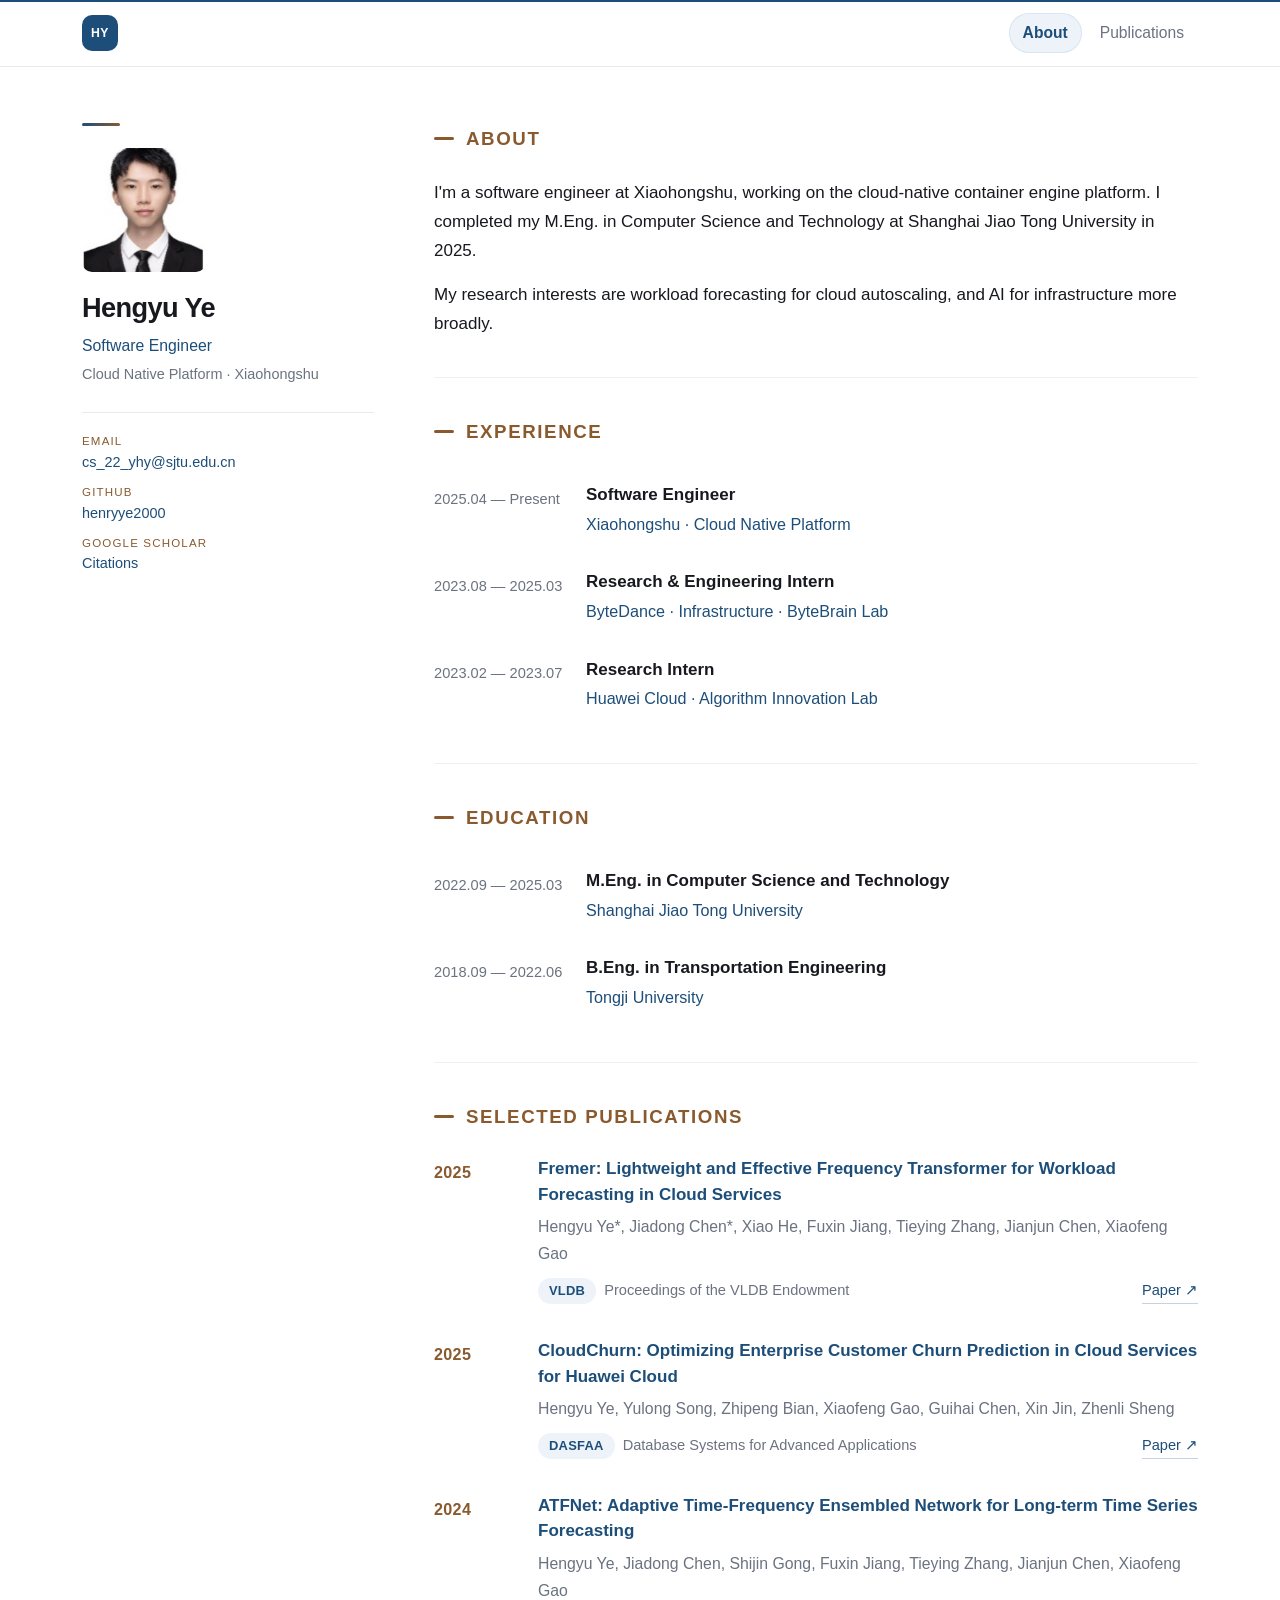
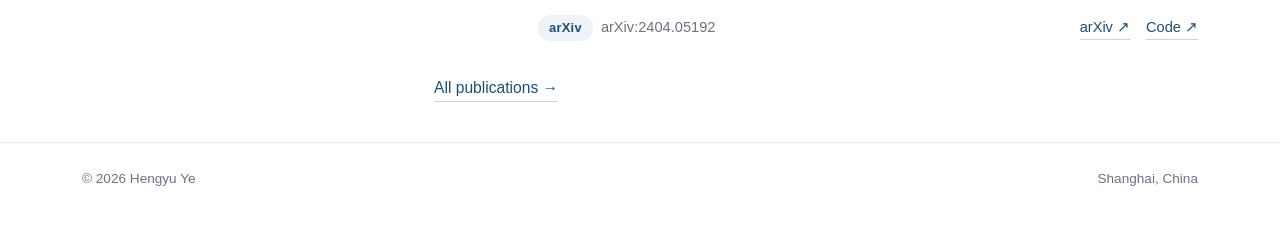
<file: index.html>
﻿<!doctype html>
<html lang="en">
<head>
<meta charset="utf-8">
<meta name="viewport" content="width=device-width, initial-scale=1">
<title>Hengyu Ye</title>
<meta name="description" content="Hengyu Ye — software engineer working on cloud-native infrastructure and AI for systems.">
<link rel="stylesheet" href="assets/style.css">
<link rel="icon" href="assets/favicon.ico">
</head>
<body>

<header class="topbar">
  <div class="topbar-inner">
    <a class="brand" href="index.html" aria-label="Hengyu Ye — home">HY</a>
    <nav class="topnav" aria-label="Main">
      <a href="index.html" aria-current="page">About</a>
      <a href="publications.html">Publications</a>
    </nav>
  </div>
</header>

<div class="layout">

  <aside class="profile">
    <img class="avatar" src="assets/avatar.jpg" alt="Hengyu Ye" width="124" height="124">
    <h1 class="name">Hengyu Ye</h1>
    <p class="role">Software Engineer</p>
    <p class="affil">Cloud Native Platform · Xiaohongshu</p>

    <ul class="rail-links">
      <li><span class="label">Email</span><a href="mailto:cs_22_yhy@sjtu.edu.cn">cs_22_yhy@sjtu.edu.cn</a></li>
      <li><span class="label">GitHub</span><a href="https://github.com/henryye2000">henryye2000</a></li>
      <li><span class="label">Google Scholar</span><a href="https://scholar.google.com/citations?hl=zh-CN&amp;user=4zGGNn8AAAAJ">Citations</a></li>
    </ul>
  </aside>

  <main>

    <section>
      <h2>About</h2>
      <p>I'm a software engineer at Xiaohongshu, working on the cloud-native container engine platform.
        I completed my M.Eng. in Computer Science and Technology at Shanghai Jiao Tong University
        in 2025.</p>
      <p>My research interests are workload forecasting for cloud autoscaling, and AI for
        infrastructure more broadly.</p>
    </section>

    <section>
      <h2>Experience</h2>

      <div class="entry">
        <div class="when">2025.04 — Present</div>
        <div>
          <h3>Software Engineer</h3>
          <div class="where">Xiaohongshu · Cloud Native Platform</div>
        </div>
      </div>

      <div class="entry">
        <div class="when">2023.08 — 2025.03</div>
        <div>
          <h3>Research &amp; Engineering Intern</h3>
          <div class="where">ByteDance · Infrastructure · ByteBrain Lab</div>
        </div>
      </div>

      <div class="entry">
        <div class="when">2023.02 — 2023.07</div>
        <div>
          <h3>Research Intern</h3>
          <div class="where">Huawei Cloud · Algorithm Innovation Lab</div>
        </div>
      </div>
    </section>

    <section>
      <h2>Education</h2>

      <div class="entry">
        <div class="when">2022.09 — 2025.03</div>
        <div>
          <h3>M.Eng. in Computer Science and Technology</h3>
          <div class="where">Shanghai Jiao Tong University</div>
        </div>
      </div>

      <div class="entry">
        <div class="when">2018.09 — 2022.06</div>
        <div>
          <h3>B.Eng. in Transportation Engineering</h3>
          <div class="where">Tongji University</div>
        </div>
      </div>
    </section>

    <section>
      <h2>Selected Publications</h2>

      <div class="pub">
        <div class="pub-year">2025</div>
        <div>
          <div class="pub-title"><a href="https://dl.acm.org/doi/abs/10.14778/3749646.3749656">Fremer:
            Lightweight and Effective Frequency Transformer for Workload Forecasting in Cloud
            Services</a></div>
          <div class="pub-authors">Hengyu Ye*, Jiadong Chen*, Xiao He, Fuxin Jiang, Tieying Zhang,
            Jianjun Chen, Xiaofeng Gao</div>
          <div class="pub-meta">
            <span class="venue-pill">VLDB</span>
            <span class="venue-name">Proceedings of the VLDB Endowment</span>
            <span class="links"><a href="https://dl.acm.org/doi/abs/10.14778/3749646.3749656">Paper ↗</a></span>
          </div>
        </div>
      </div>

      <div class="pub">
        <div class="pub-year">2025</div>
        <div>
          <div class="pub-title"><a href="https://link.springer.com/chapter/10.1007/978-981-95-4158-4_20">CloudChurn:
            Optimizing Enterprise Customer Churn Prediction in Cloud Services for Huawei
            Cloud</a></div>
          <div class="pub-authors">Hengyu Ye, Yulong Song, Zhipeng Bian, Xiaofeng Gao, Guihai Chen,
            Xin Jin, Zhenli Sheng</div>
          <div class="pub-meta">
            <span class="venue-pill">DASFAA</span>
            <span class="venue-name">Database Systems for Advanced Applications</span>
            <span class="links"><a href="https://link.springer.com/chapter/10.1007/978-981-95-4158-4_20">Paper ↗</a></span>
          </div>
        </div>
      </div>

      <div class="pub">
        <div class="pub-year">2024</div>
        <div>
          <div class="pub-title"><a href="https://arxiv.org/abs/2404.05192">ATFNet: Adaptive
            Time-Frequency Ensembled Network for Long-term Time Series Forecasting</a></div>
          <div class="pub-authors">Hengyu Ye, Jiadong Chen, Shijin Gong, Fuxin Jiang, Tieying Zhang,
            Jianjun Chen, Xiaofeng Gao</div>
          <div class="pub-meta">
            <span class="venue-pill">arXiv</span>
            <span class="venue-name">arXiv:2404.05192</span>
            <span class="links">
              <a href="https://arxiv.org/abs/2404.05192">arXiv ↗</a>
              <a href="https://github.com/henryye2000/ATFNet">Code ↗</a>
            </span>
          </div>
        </div>
      </div>

      <p class="more"><a href="publications.html">All publications →</a></p>
    </section>

  </main>

</div>

<footer class="site-foot">
  <div class="foot-inner">
    <span>© 2026 Hengyu Ye</span>
    <span>Shanghai, China</span>
  </div>
</footer>

</body>
</html>
</file>
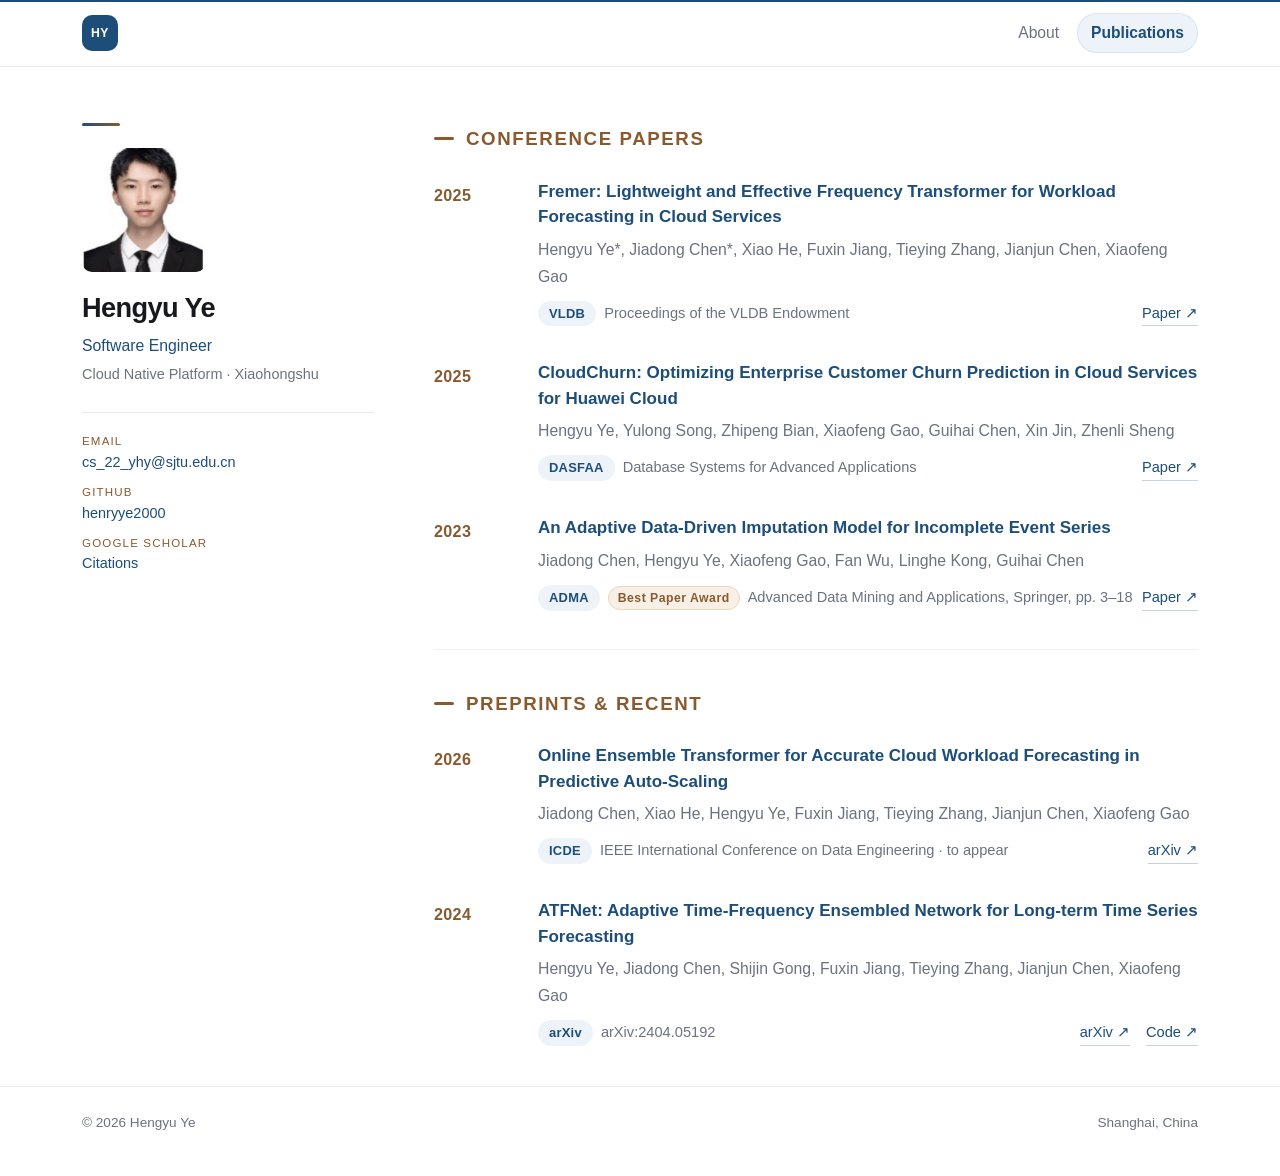
<file: publications.html>
﻿<!doctype html>
<html lang="en">
<head>
<meta charset="utf-8">
<meta name="viewport" content="width=device-width, initial-scale=1">
<title>Publications · Hengyu Ye</title>
<meta name="description" content="Publications by Hengyu Ye on workload forecasting, cloud systems, and churn prediction.">
<link rel="stylesheet" href="assets/style.css">
<link rel="icon" href="assets/favicon.ico">
</head>
<body>

<header class="topbar">
  <div class="topbar-inner">
    <a class="brand" href="index.html" aria-label="Hengyu Ye — home">HY</a>
    <nav class="topnav" aria-label="Main">
      <a href="index.html">About</a>
      <a href="publications.html" aria-current="page">Publications</a>
    </nav>
  </div>
</header>

<div class="layout">

  <aside class="profile">
    <img class="avatar" src="assets/avatar.jpg" alt="Hengyu Ye" width="124" height="124">
    <h1 class="name">Hengyu Ye</h1>
    <p class="role">Software Engineer</p>
    <p class="affil">Cloud Native Platform · Xiaohongshu</p>

    <ul class="rail-links">
      <li><span class="label">Email</span><a href="mailto:cs_22_yhy@sjtu.edu.cn">cs_22_yhy@sjtu.edu.cn</a></li>
      <li><span class="label">GitHub</span><a href="https://github.com/henryye2000">henryye2000</a></li>
      <li><span class="label">Google Scholar</span><a href="https://scholar.google.com/citations?hl=zh-CN&amp;user=4zGGNn8AAAAJ">Citations</a></li>
    </ul>
  </aside>

  <main>

    <section>
      <h2>Conference Papers</h2>

      <div class="pub">
        <div class="pub-year">2025</div>
        <div>
          <div class="pub-title"><a href="https://dl.acm.org/doi/abs/10.14778/3749646.3749656">Fremer:
            Lightweight and Effective Frequency Transformer for Workload Forecasting in Cloud
            Services</a></div>
          <div class="pub-authors">Hengyu Ye*, Jiadong Chen*, Xiao He, Fuxin Jiang, Tieying Zhang,
            Jianjun Chen, Xiaofeng Gao</div>
          <div class="pub-meta">
            <span class="venue-pill">VLDB</span>
            <span class="venue-name">Proceedings of the VLDB Endowment</span>
            <span class="links"><a href="https://dl.acm.org/doi/abs/10.14778/3749646.3749656">Paper ↗</a></span>
          </div>
        </div>
      </div>

      <div class="pub">
        <div class="pub-year">2025</div>
        <div>
          <div class="pub-title"><a href="https://link.springer.com/chapter/10.1007/978-981-95-4158-4_20">CloudChurn:
            Optimizing Enterprise Customer Churn Prediction in Cloud Services for Huawei
            Cloud</a></div>
          <div class="pub-authors">Hengyu Ye, Yulong Song, Zhipeng Bian, Xiaofeng Gao, Guihai Chen,
            Xin Jin, Zhenli Sheng</div>
          <div class="pub-meta">
            <span class="venue-pill">DASFAA</span>
            <span class="venue-name">Database Systems for Advanced Applications</span>
            <span class="links"><a href="https://link.springer.com/chapter/10.1007/978-981-95-4158-4_20">Paper ↗</a></span>
          </div>
        </div>
      </div>

      <div class="pub">
        <div class="pub-year">2023</div>
        <div>
          <div class="pub-title"><a href="https://link.springer.com/chapter/10.1007/978-3-031-46661-8_1">An
            Adaptive Data-Driven Imputation Model for Incomplete Event Series</a></div>
          <div class="pub-authors">Jiadong Chen, Hengyu Ye, Xiaofeng Gao, Fan Wu, Linghe Kong,
            Guihai Chen</div>
          <div class="pub-meta">
            <span class="venue-pill">ADMA</span>
            <span class="award">Best Paper Award</span>
            <span class="venue-name">Advanced Data Mining and Applications, Springer, pp. 3–18</span>
            <span class="links"><a href="https://link.springer.com/chapter/10.1007/978-3-031-46661-8_1">Paper ↗</a></span>
          </div>
        </div>
      </div>
    </section>

    <section>
      <h2>Preprints &amp; Recent</h2>

      <div class="pub">
        <div class="pub-year">2026</div>
        <div>
          <div class="pub-title"><a href="https://arxiv.org/abs/2508.12773">Online Ensemble
            Transformer for Accurate Cloud Workload Forecasting in Predictive Auto-Scaling</a></div>
          <div class="pub-authors">Jiadong Chen, Xiao He, Hengyu Ye, Fuxin Jiang, Tieying Zhang,
            Jianjun Chen, Xiaofeng Gao</div>
          <div class="pub-meta">
            <span class="venue-pill">ICDE</span>
            <span class="venue-name">IEEE International Conference on Data Engineering · to appear</span>
            <span class="links"><a href="https://arxiv.org/abs/2508.12773">arXiv ↗</a></span>
          </div>
        </div>
      </div>

      <div class="pub">
        <div class="pub-year">2024</div>
        <div>
          <div class="pub-title"><a href="https://arxiv.org/abs/2404.05192">ATFNet: Adaptive
            Time-Frequency Ensembled Network for Long-term Time Series Forecasting</a></div>
          <div class="pub-authors">Hengyu Ye, Jiadong Chen, Shijin Gong, Fuxin Jiang, Tieying Zhang,
            Jianjun Chen, Xiaofeng Gao</div>
          <div class="pub-meta">
            <span class="venue-pill">arXiv</span>
            <span class="venue-name">arXiv:2404.05192</span>
            <span class="links">
              <a href="https://arxiv.org/abs/2404.05192">arXiv ↗</a>
              <a href="https://github.com/henryye2000/ATFNet">Code ↗</a>
            </span>
          </div>
        </div>
      </div>
    </section>

  </main>

</div>

<footer class="site-foot">
  <div class="foot-inner">
    <span>© 2026 Hengyu Ye</span>
    <span>Shanghai, China</span>
  </div>
</footer>

</body>
</html>
</file>
<file: assets/style.css>
/* ---------------------------------------------------------------
   Personal site �?plain CSS, white canvas, no boxes.
   Structure comes from type, alignment and hairlines; colour is
   carried by links (deep blue) and labels (brown).
   --------------------------------------------------------------- */

:root {
  --bg: #ffffff;
  --text: #17191f;
  --muted: #6b7280;
  --rule: #e8eaee;
  --rule-soft: #eef0f3;

  --blue: #1d4e79;
  --blue-dark: #143a5c;
  --blue-soft: #eef3f9;

  --brown: #8a5a2f;
  --brown-soft: #f8f0e6;
  --brown-line: #ead7bd;

  --rail: 292px;
  --gap: 60px;
  --max: 1180px;

  --ease: cubic-bezier(0.2, 0.7, 0.3, 1);
}

*,
*::before,
*::after {
  box-sizing: border-box;
}

html {
  font-size: 17px;
  -webkit-text-size-adjust: 100%;
  scroll-behavior: smooth;
}

body {
  margin: 0;
  background: var(--bg);
  color: var(--text);
  font-family: -apple-system, BlinkMacSystemFont, "Segoe UI", Inter,
    "Helvetica Neue", Arial, "Noto Sans", "PingFang SC",
    "Microsoft YaHei", sans-serif;
  font-size: 1rem;
  line-height: 1.7;
  -webkit-font-smoothing: antialiased;
  text-rendering: optimizeLegibility;
}

body::before {
  content: "";
  position: fixed;
  inset: 0 0 auto 0;
  height: 2px;
  background: var(--blue);
  z-index: 40;
}

a {
  color: var(--blue);
  text-decoration: none;
  border-bottom: 1px solid rgba(29, 78, 121, 0.25);
  transition: color 0.18s var(--ease), border-color 0.18s var(--ease);
}

a:hover {
  color: var(--blue-dark);
  border-bottom-color: var(--blue-dark);
}

a:focus-visible {
  outline: 2px solid var(--blue);
  outline-offset: 3px;
  border-radius: 3px;
}

/* Top bar ----------------------------------------------------- */

.topbar {
  position: sticky;
  top: 0;
  z-index: 30;
  background: rgba(255, 255, 255, 0.9);
  backdrop-filter: saturate(180%) blur(12px);
  border-bottom: 1px solid var(--rule);
}

.topbar-inner {
  max-width: var(--max);
  margin: 0 auto;
  padding: 0 32px;
  height: 66px;
  display: flex;
  align-items: center;
  justify-content: space-between;
  gap: 16px;
}

.brand {
  flex: 0 0 auto;
  width: 36px;
  height: 36px;
  display: grid;
  place-items: center;
  background: var(--blue);
  color: #fff;
  font-size: 0.72rem;
  font-weight: 700;
  letter-spacing: 0.05em;
  border: 0;
  border-radius: 10px;
  transition: background-color 0.18s var(--ease), transform 0.18s var(--ease),
    box-shadow 0.18s var(--ease);
}

.brand:hover {
  background: var(--blue-dark);
  color: #fff;
  border: 0;
  transform: translateY(-1px);
  box-shadow: 0 6px 16px -8px rgba(29, 78, 121, 0.8);
}

.topnav {
  display: flex;
  gap: 4px;
}

.topnav a {
  padding: 7px 14px;
  border: 0;
  border-radius: 999px;
  font-size: 0.92rem;
  color: var(--muted);
  transition: color 0.18s var(--ease), background-color 0.18s var(--ease),
    box-shadow 0.18s var(--ease), transform 0.18s var(--ease);
}

.topnav a:hover {
  color: var(--text);
  background: #f3f5f8;
  transform: translateY(-1px);
  box-shadow: 0 1px 3px rgba(17, 24, 39, 0.07);
}

.topnav a[aria-current="page"] {
  color: var(--blue);
  background: var(--blue-soft);
  font-weight: 600;
  box-shadow: inset 0 0 0 1px #dbe6f2;
}

/* Layout ------------------------------------------------------ */

.layout {
  max-width: var(--max);
  margin: 0 auto;
  padding: 56px 32px 8px;
  display: grid;
  grid-template-columns: var(--rail) minmax(0, 1fr);
  gap: var(--gap);
  align-items: start;
}

main {
  max-width: 780px;
}

/* Profile rail ------------------------------------------------ */

aside.profile {
  position: sticky;
  top: 96px;
  align-self: start;
}

/* Small gradient tick �?the only decorative mark on the page. */
aside.profile::before {
  content: "";
  display: block;
  width: 38px;
  height: 3px;
  margin-bottom: 22px;
  border-radius: 2px;
  background: linear-gradient(90deg, var(--blue) 0%, var(--brown) 100%);
}

.avatar {
  display: block;
  width: 124px;
  height: 124px;
  object-fit: cover;
  border: 0;
  border-radius: 10px;
}

.name {
  margin: 20px 0 0;
  font-size: 1.6rem;
  font-weight: 650;
  letter-spacing: -0.022em;
  line-height: 1.2;
}

.role {
  margin: 8px 0 0;
  font-size: 0.93rem;
  font-weight: 500;
  color: var(--blue);
}

.affil {
  margin: 2px 0 0;
  font-size: 0.85rem;
  color: var(--muted);
}

.rail-links {
  margin: 26px 0 0;
  padding: 20px 0 0;
  border-top: 1px solid var(--rule);
  list-style: none;
}

.rail-links li {
  margin: 0 0 11px;
  font-size: 0.85rem;
  line-height: 1.45;
}

.rail-links li:last-child {
  margin-bottom: 0;
}

.rail-links .label {
  display: block;
  font-size: 0.68rem;
  letter-spacing: 0.1em;
  text-transform: uppercase;
  color: var(--brown);
  margin-bottom: 2px;
}

.rail-links a {
  display: inline-block;
  border: 0;
  word-break: break-word;
  transition: color 0.18s var(--ease), transform 0.18s var(--ease);
}

.rail-links a:hover {
  transform: translateX(2px);
}

/* Sections ---------------------------------------------------- */

section {
  padding: 0 0 38px;
  margin-bottom: 38px;
  border-bottom: 1px solid var(--rule-soft);
}

section:last-of-type {
  border-bottom: 0;
  margin-bottom: 0;
  padding-bottom: 8px;
}

h2 {
  display: flex;
  align-items: center;
  gap: 12px;
  margin: 0 0 24px;
  font-size: 1.1rem;
  font-weight: 700;
  letter-spacing: 0.085em;
  text-transform: uppercase;
  color: var(--brown);
}

h2::before {
  content: "";
  width: 20px;
  height: 3px;
  border-radius: 2px;
  background: var(--brown);
  flex: 0 0 auto;
  transition: width 0.25s var(--ease);
}

section:hover h2::before {
  width: 26px;
}

h3 {
  margin: 0;
  font-size: 1rem;
  font-weight: 600;
  line-height: 1.45;
}

p {
  margin: 0 0 0.9em;
}

p:last-child {
  margin-bottom: 0;
}

ul {
  margin: 0;
  padding-left: 1.15rem;
}

li {
  margin: 0.3rem 0;
}

li::marker {
  color: #b9c0cc;
}

/* Entries ----------------------------------------------------- */

.entry {
  display: grid;
  grid-template-columns: 130px 1fr;
  gap: 22px;
  padding: 12px 14px;
  margin: 0 -14px 8px;
  border-radius: 10px;
  transition: background-color 0.2s var(--ease);
}

.entry:last-child {
  margin-bottom: 0;
}

.entry:hover {
  background: #f8fafc;
}

.when {
  font-size: 0.86rem;
  color: var(--muted);
  padding-top: 0.2rem;
  font-variant-numeric: tabular-nums;
  white-space: nowrap;
}

.where {
  margin-top: 3px;
  font-size: 0.95rem;
  color: var(--blue);
}

.detail {
  margin-top: 12px;
  font-size: 0.96rem;
}

.detail ol,
.detail ul {
  margin: 0;
  padding-left: 1.25rem;
}

.detail li {
  margin: 0.4rem 0;
}

.detail li::marker {
  color: var(--brown);
}

/* Publications �?year rail + text, no frames ------------------ */

.pub {
  display: grid;
  grid-template-columns: 84px minmax(0, 1fr);
  gap: 20px;
  margin-bottom: 34px;
}

.pub:last-child {
  margin-bottom: 0;
}

.pub-year {
  font-size: 0.95rem;
  font-weight: 600;
  color: var(--brown);
  letter-spacing: 0.02em;
  font-variant-numeric: tabular-nums;
  padding-top: 3px;
  transition: color 0.2s var(--ease);
}

.pub:hover .pub-year {
  color: var(--blue);
}

.pub-title {
  font-size: 1rem;
  font-weight: 600;
  line-height: 1.5;
}

.pub-title a {
  border-bottom-color: transparent;
}

.pub-title a:hover {
  border-bottom-color: var(--blue-dark);
}

.pub-authors {
  margin-top: 7px;
  font-size: 0.93rem;
  color: var(--muted);
}

.pub-meta {
  display: flex;
  flex-wrap: nowrap;
  align-items: baseline;
  gap: 8px;
  margin-top: 10px;
  font-size: 0.86rem;
  color: var(--muted);
}

.venue-pill {
  flex: 0 0 auto;
  display: inline-block;
  padding: 2px 11px;
  border-radius: 999px;
  background: var(--blue-soft);
  color: var(--blue);
  font-size: 0.76rem;
  font-weight: 600;
  letter-spacing: 0.02em;
  white-space: nowrap;
}

.venue-name {
  flex: 1 1 auto;
  min-width: 0;
}

.award {
  flex: 0 0 auto;
  display: inline-block;
  margin-left: 0;
  padding: 1px 9px;
  font-size: 0.72rem;
  font-weight: 600;
  letter-spacing: 0.04em;
  color: var(--brown);
  background: var(--brown-soft);
  border: 1px solid var(--brown-line);
  border-radius: 999px;
  vertical-align: middle;
}

.pub-meta .links {
  display: flex;
  flex: 0 0 auto;
  gap: 16px;
  margin-left: auto;
  font-size: 0.86rem;
}

.more {
  margin-top: 26px;
  font-size: 0.92rem;
}

.more a {
  display: inline-block;
  transition: transform 0.2s var(--ease), color 0.2s var(--ease);
}

.more a:hover {
  transform: translateX(3px);
}

/* Footer ------------------------------------------------------ */

.site-foot {
  border-top: 1px solid var(--rule);
  margin-top: 24px;
}

.foot-inner {
  max-width: var(--max);
  margin: 0 auto;
  padding: 24px 32px 42px;
  display: flex;
  justify-content: space-between;
  gap: 12px;
  font-size: 0.8rem;
  color: var(--muted);
}

/* Responsive -------------------------------------------------- */

@media (max-width: 900px) {
  .topbar-inner {
    padding: 0 18px;
    height: 60px;
  }

  .layout {
    grid-template-columns: 1fr;
    gap: 32px;
    padding: 34px 18px 8px;
  }

  aside.profile {
    position: static;
    display: grid;
    grid-template-columns: 96px 1fr;
    column-gap: 20px;
    padding-bottom: 24px;
    border-bottom: 1px solid var(--rule);
  }

  aside.profile::before {
    grid-column: 1 / -1;
    margin-bottom: 18px;
  }

  .avatar {
    width: 96px;
    height: 96px;
    grid-row: 2 / span 3;
    align-self: start;
    margin-top: 2px;
  }

  .name {
    margin-top: 0;
    font-size: 1.35rem;
  }

  .rail-links {
    grid-column: 1 / -1;
    display: flex;
    flex-wrap: wrap;
    gap: 6px 26px;
    margin-top: 20px;
    padding-top: 16px;
  }

  .rail-links li {
    margin: 0;
  }

  main {
    max-width: none;
  }

  .entry {
    grid-template-columns: 1fr;
    gap: 3px;
    padding: 10px 12px;
    margin: 0 -12px 6px;
  }

  .when {
    padding-top: 0;
  }

  .foot-inner {
    padding: 22px 18px 36px;
    flex-direction: column;
    gap: 4px;
  }
}

@media (max-width: 560px) {
  .pub {
    grid-template-columns: 1fr;
    gap: 4px;
    margin-bottom: 30px;
  }

  .pub-year {
    padding-top: 0;
    font-size: 0.8rem;
    letter-spacing: 0.08em;
  }

  .pub-meta {
    flex-wrap: wrap;
    align-items: center;
  }

  .pub-meta .links {
    margin-left: 0;
  }
}

@media (max-width: 430px) {
  .topnav a {
    padding: 7px 10px;
    font-size: 0.88rem;
  }
}

@media (prefers-reduced-motion: reduce) {
  *,
  *::before,
  *::after {
    transition: none !important;
    animation: none !important;
  }

  .pub:hover,
  .entry:hover,
  .brand:hover,
  .topnav a:hover,
  .more a:hover {
    transform: none !important;
  }
}
</file>
